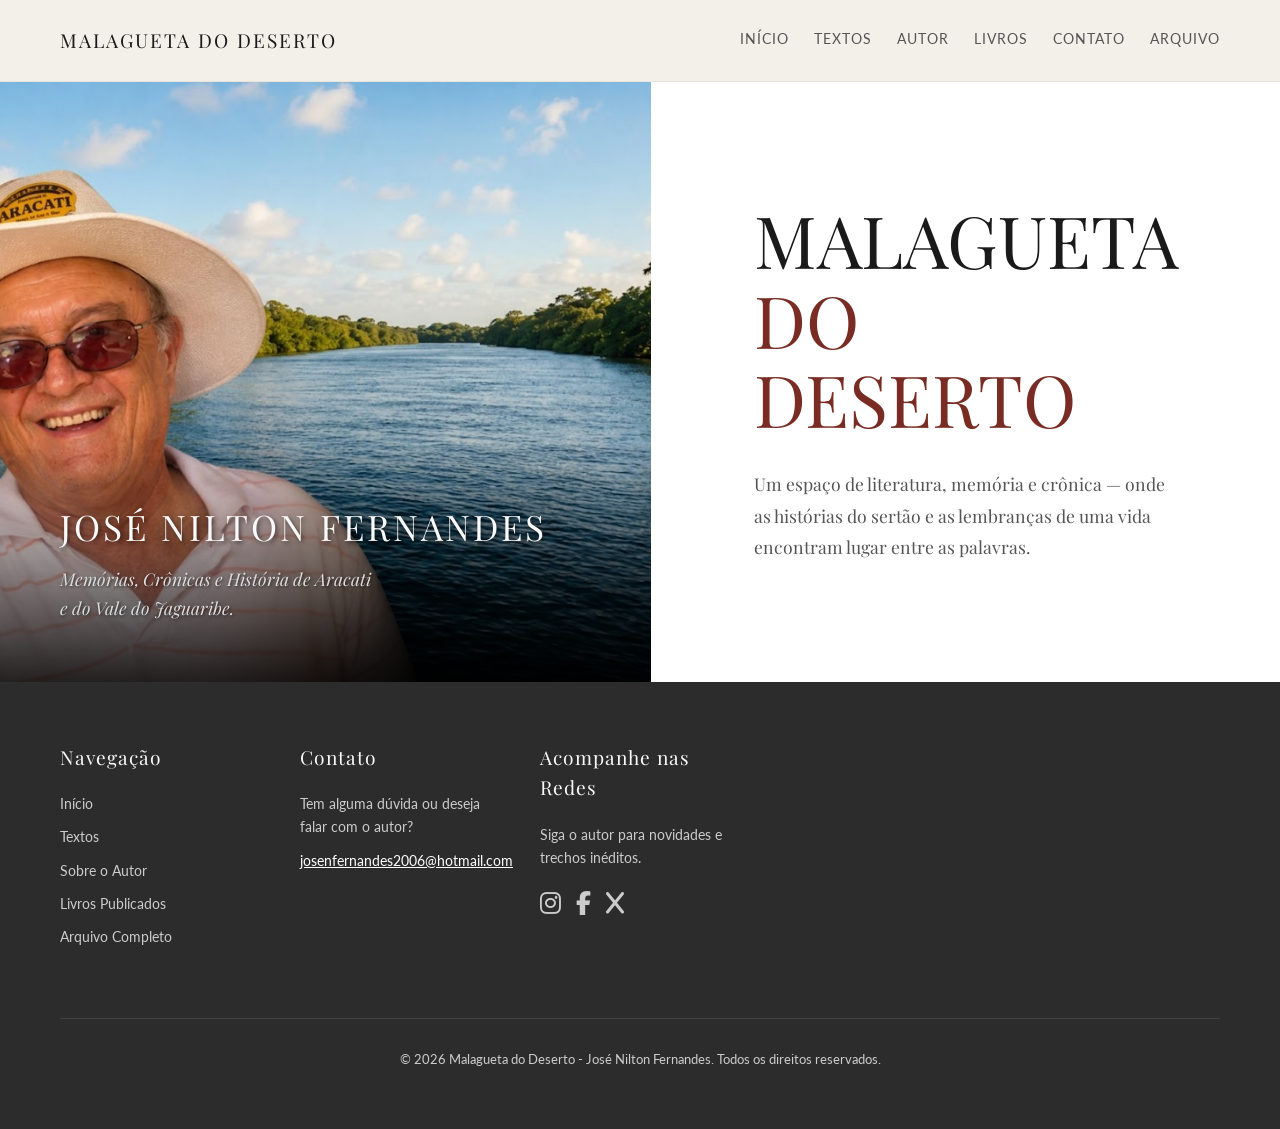
<file: index.html>
<!DOCTYPE html>
<html lang="pt-BR">
<head>
    <meta charset="UTF-8">
    <meta name="viewport" content="width=device-width, initial-scale=1.0">
    <title>Malagueta do Deserto</title>
    
    
    <link rel="preconnect" href="https://fonts.googleapis.com">
    <link rel="preconnect" href="https://fonts.gstatic.com" crossorigin>
    <link href="https://fonts.googleapis.com/css2?family=Playfair+Display:ital,wght@0,400;0,600;1,400&family=Lato:wght@300;400&display=swap" rel="stylesheet">
    
    
    <link rel="stylesheet" href="https://cdnjs.cloudflare.com/ajax/libs/font-awesome/6.4.0/css/all.min.css">
    
    
    <link rel="stylesheet" href="assets/css/style.css?v=2.0">
</head>
<body>

    
    <header>
        <div class="logo-header">MALAGUETA DO DESERTO</div>
        <nav>
            <a href="index.html">Início</a>
            <a href="textos.php">Textos</a>
            <a href="autor.html">Autor</a>
            <a href="livros.html">Livros</a>
            <a href="contato.html">Contato</a>
            <a href="arquivo.html">Arquivo</a>
        </nav>
    </header>

    
    <main>
        
        <section class="hero-image">
            <h2>JOSÉ NILTON FERNANDES</h2>
            <p>Memórias, Crônicas e História de Aracati<br>e do Vale do Jaguaribe.</p>
        </section>

        
        <section class="hero-text">
            <h1>
                MALAGUETA<br>
                <span class="accent">DO DESERTO</span>
            </h1>
            <p>Um espaço de literatura, memória e crônica — onde as histórias do sertão e as lembranças de uma vida encontram lugar entre as palavras.</p>
        </section>
    </main>

    
    <footer>
        <div class="footer-col">
            <h4>Navegação</h4>
            <ul>
                <li><a href="index.html">Início</a></li>
                <li><a href="textos.php">Textos</a></li>
                <li><a href="autor.html">Sobre o Autor</a></li>
                <li><a href="livros.html">Livros Publicados</a></li>
                <li><a href="arquivo.html">Arquivo Completo</a></li>
            </ul>
        </div>

        <div class="footer-col">
            <h4>Contato</h4>
            <p>Tem alguma dúvida ou deseja falar com o autor?</p>
            <p class="email-link">
                <a href="josenfernandes2006@hotmail.com">
                    josenfernandes2006@hotmail.com
                </a>
            </p>
        </div>

        <div class="footer-col">
            <h4>Acompanhe nas Redes</h4>
            <p>Siga o autor para novidades e trechos inéditos.</p>
            <div class="social-icons">
                <a href="https://www.instagram.com/joseniltonfernandes5/" target="_blank" title="Instagram"><i class="fa-brands fa-instagram"></i></a>
                <a href="https://www.facebook.com/josenilton.fernandes1?locale=pt_BR" target="_blank" title="Facebook"><i class="fa-brands fa-facebook-f"></i></a>
                <a href="https://x.com/joseniltonferna" target="_blank" title="X"><i class="fa-brands fa-x"></i></a>
            </div>
        </div>

        <div class="footer-bottom">
            &copy; 2026 Malagueta do Deserto - José Nilton Fernandes. Todos os direitos reservados.
        </div>
    </footer>

</body>
</html>
</file>
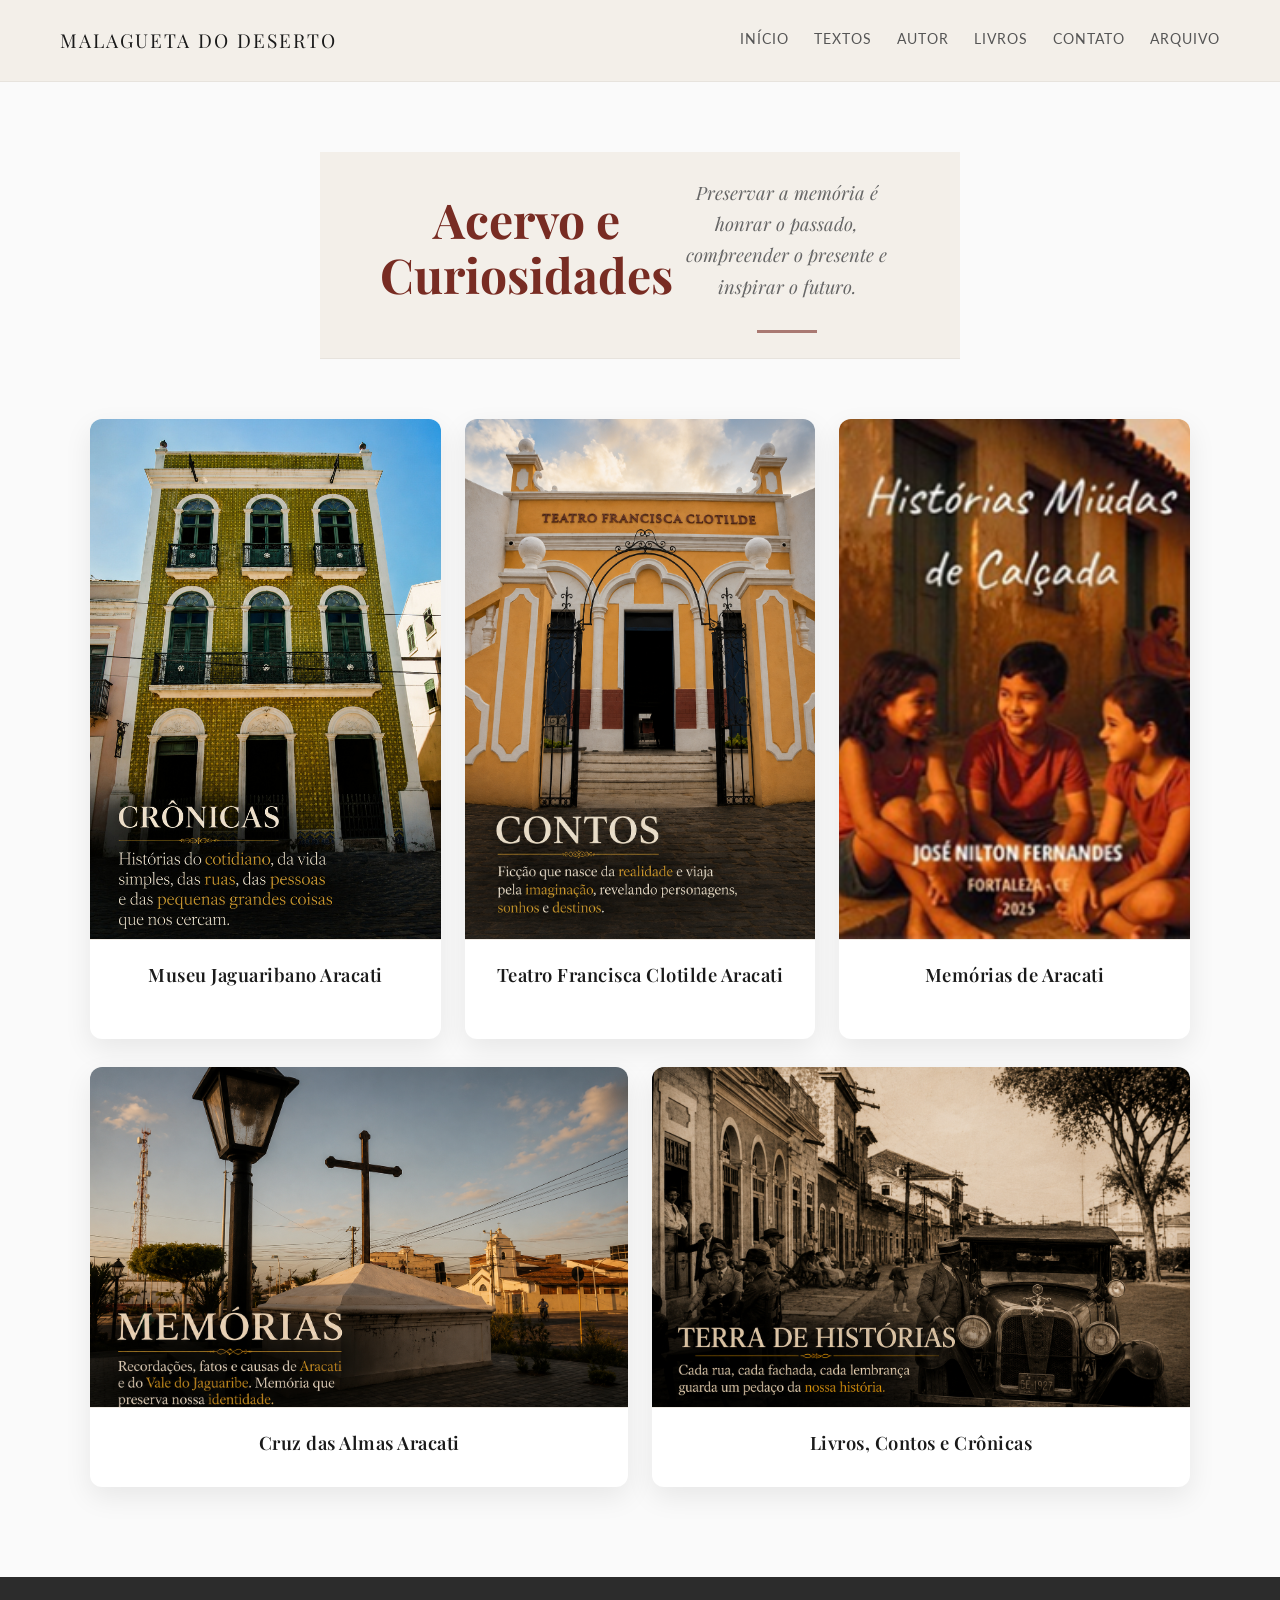
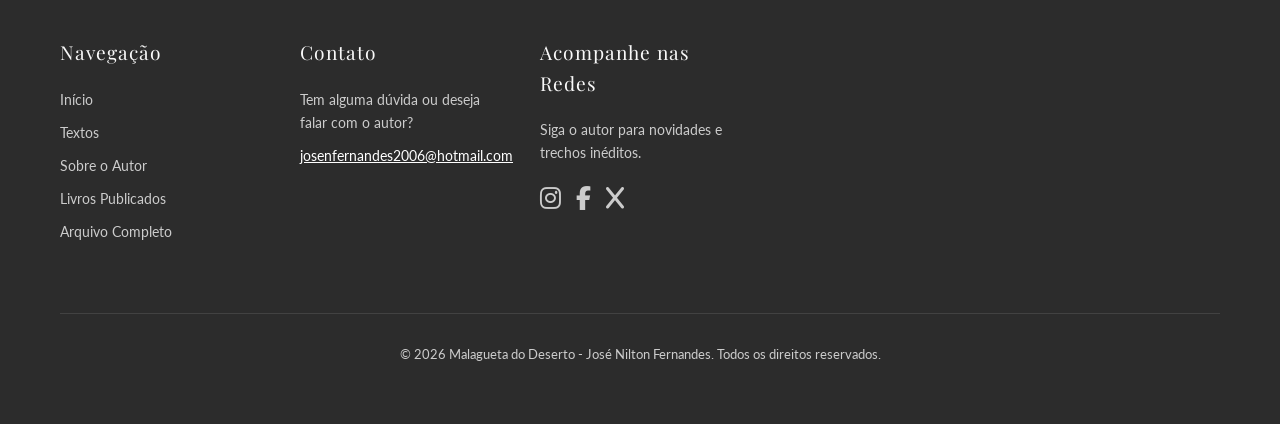
<file: arquivo.html>
<!DOCTYPE html>
<html lang="pt-BR">
<head>
    <meta charset="UTF-8">
    <meta name="viewport" content="width=device-width, initial-scale=1.0">
    <title>Arquivos</title>
    
    
    <link rel="preconnect" href="https://fonts.googleapis.com">
    <link rel="preconnect" href="https://fonts.gstatic.com" crossorigin>
    <link href="https://fonts.googleapis.com/css2?family=Playfair+Display:ital,wght@0,400;0,600;1,400&family=Lato:wght@300;400&display=swap" rel="stylesheet">
    
    
    <link rel="stylesheet" href="https://cdnjs.cloudflare.com/ajax/libs/font-awesome/6.4.0/css/all.min.css">
    
    
    <link rel="stylesheet" href="assets/css/style.css?v=2.0">
</head>
<body>

    
    <header>
        <div class="logo-header">MALAGUETA DO DESERTO</div>
        <nav>
            <a href="index.html">Início</a>
            <a href="textos.php">Textos</a>
            <a href="autor.html">Autor</a>
            <a href="livros.html">Livros</a>
            <a href="contato.html">Contato</a>
            <a href="arquivo.html">Arquivo</a>
        </nav>
    </header>
    
    <main class="museum-page">
        <div class="museum-container">
            <header class="museum-header">
                <h1>Acervo e Curiosidades</h1>
                <p>Preservar a memória é honrar o passado, compreender o presente e inspirar o futuro.</p>
            </header>

            <div class="museum-gallery">
                <div class="museum-gallery-row museum-gallery-row-top">
                    <figure class="museum-card museum-item">
                        <div class="museum-card-image">
                            <img src="assets/img/imagem1-museu.png" alt="Casarão antigo de azulejos verdes">
                        </div>
                        <figcaption class="museum-card-caption">
                            <h3>Museu Jaguaribano Aracati</h3>
                        </figcaption>
                    </figure>

                    <figure class="museum-card museum-item">
                        <div class="museum-card-image">
                            <img src="assets/img/imagem2-museu.png" alt="Curiosidade 2">
                        </div>
                        <figcaption class="museum-card-caption">
                            <h3>Teatro Francisca Clotilde Aracati</h3>
                        </figcaption>
                    </figure>

                    <figure class="museum-card museum-item">
                        <div class="museum-card-image">
                            <img src="assets/img/imagem5-museu.png" alt="Curiosidade 5">
                        </div>
                        <figcaption class="museum-card-caption">
                            <h3>Memórias de Aracati</h3>
                        </figcaption>
                    </figure>
                </div>

                <div class="museum-gallery-row museum-gallery-row-bottom">
                    <figure class="museum-card museum-item-wide">
                        <div class="museum-card-image">
                            <img src="assets/img/imagem3-museu.png" alt="Curiosidade 3">
                        </div>
                        <figcaption class="museum-card-caption">
                            <h3>Cruz das Almas Aracati</h3>
                        </figcaption>
                    </figure>

                    <figure class="museum-card museum-item-wide">
                        <div class="museum-card-image">
                            <img src="assets/img/imagem4-museu.png" alt="Curiosidade 4">
                        </div>
                        <figcaption class="museum-card-caption">
                            <h3>Livros, Contos e Crônicas</h3>
                        </figcaption>
                    </figure>
                </div>
            </div>
        </div>
    </main>

    <footer>
        <div class="footer-col">
            <h4>Navegação</h4>
            <ul>
                <li><a href="index.html">Início</a></li>
                <li><a href="textos.php">Textos</a></li>
                <li><a href="autor.html">Sobre o Autor</a></li>
                <li><a href="livros.html">Livros Publicados</a></li>
                <li><a href="arquivo.html">Arquivo Completo</a></li>
            </ul>
        </div>

        <div class="footer-col">
            <h4>Contato</h4>
            <p>Tem alguma dúvida ou deseja falar com o autor?</p>
            <p class="email-link">
                <a href="josenfernandes2006@hotmail.com">
                    josenfernandes2006@hotmail.com
                </a>
            </p>
        </div>

        <div class="footer-col">
            <h4>Acompanhe nas Redes</h4>
            <p>Siga o autor para novidades e trechos inéditos.</p>
            <div class="social-icons">
                <a href="https://www.instagram.com/joseniltonfernandes5/" target="_blank" title="Instagram"><i class="fa-brands fa-instagram"></i></a>
                <a href="https://www.facebook.com/josenilton.fernandes1?locale=pt_BR" target="_blank" title="Facebook"><i class="fa-brands fa-facebook-f"></i></a>
                <a href="https://x.com/joseniltonferna" target="_blank" title="X"><i class="fa-brands fa-x"></i></a>
            </div>
        </div>

        <div class="footer-bottom">
            &copy; 2026 Malagueta do Deserto - José Nilton Fernandes. Todos os direitos reservados.
        </div>
    </footer>

</body>
</html>
</file>
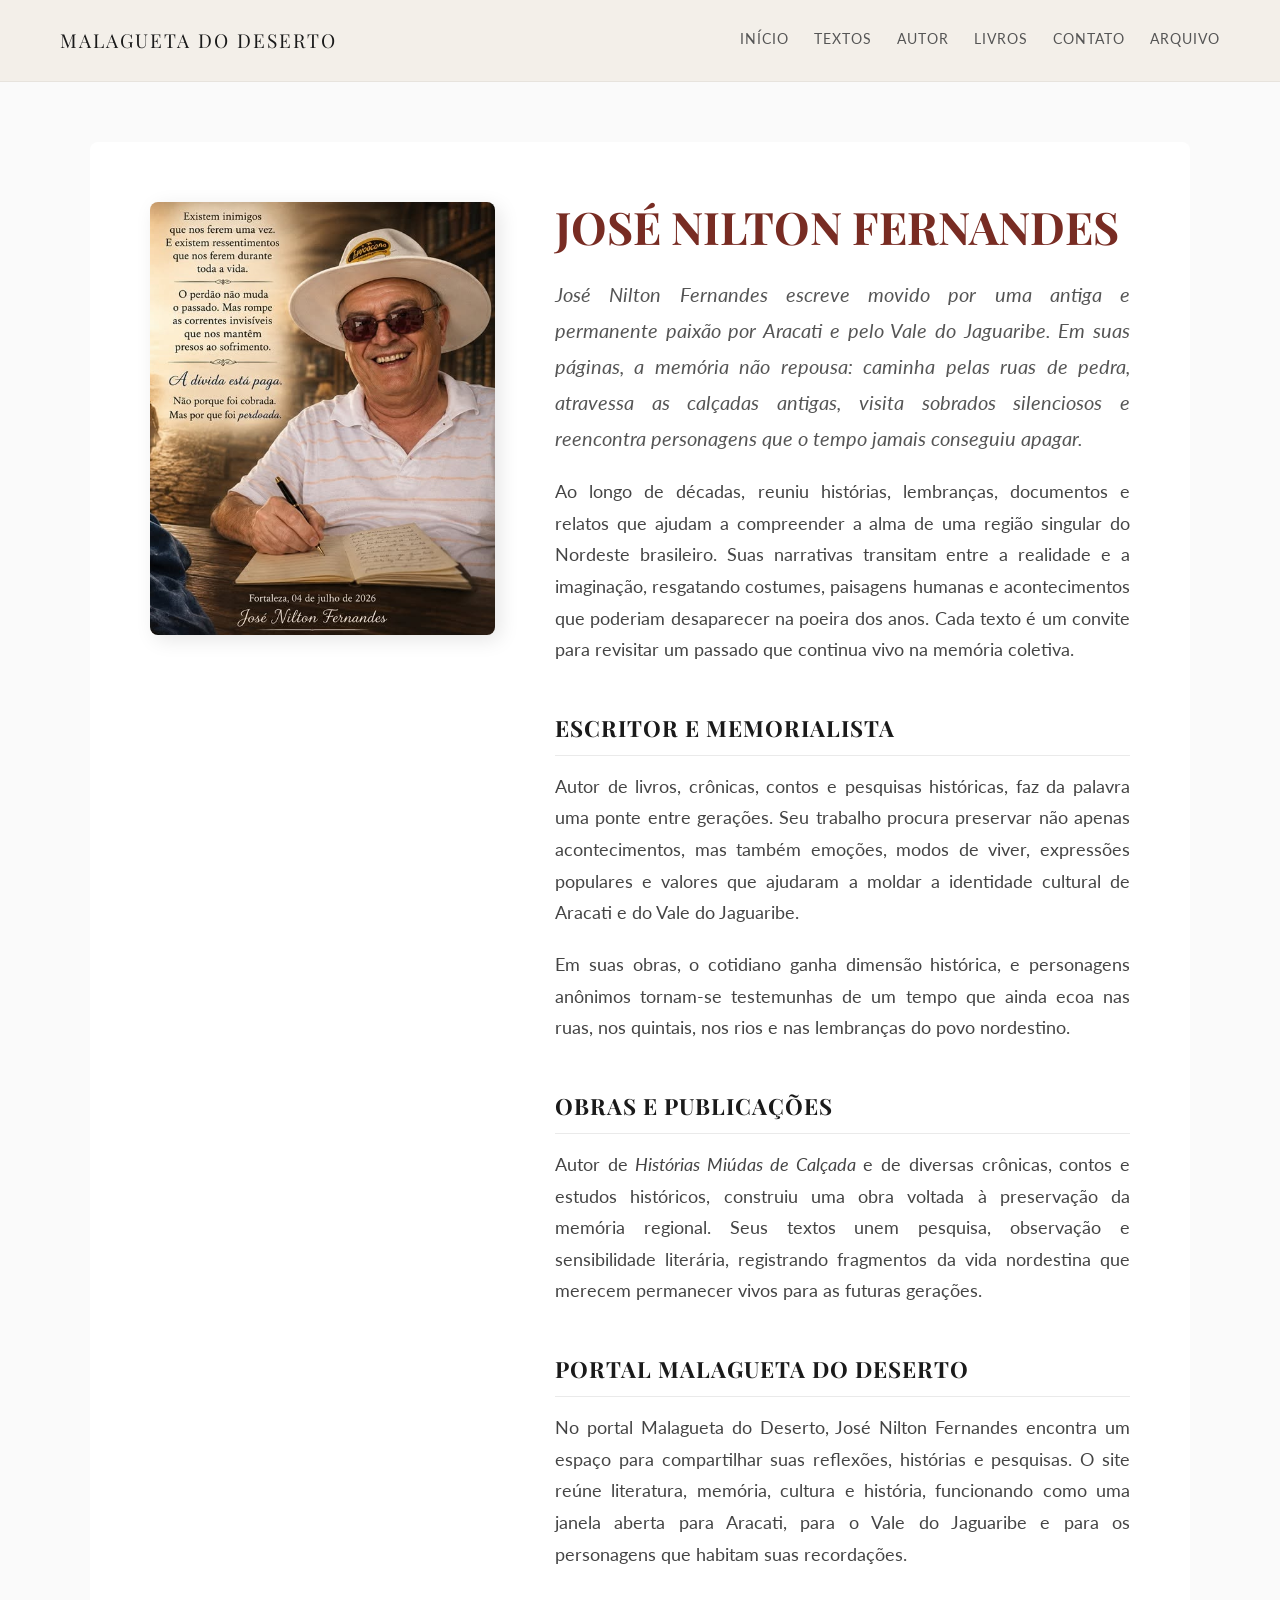
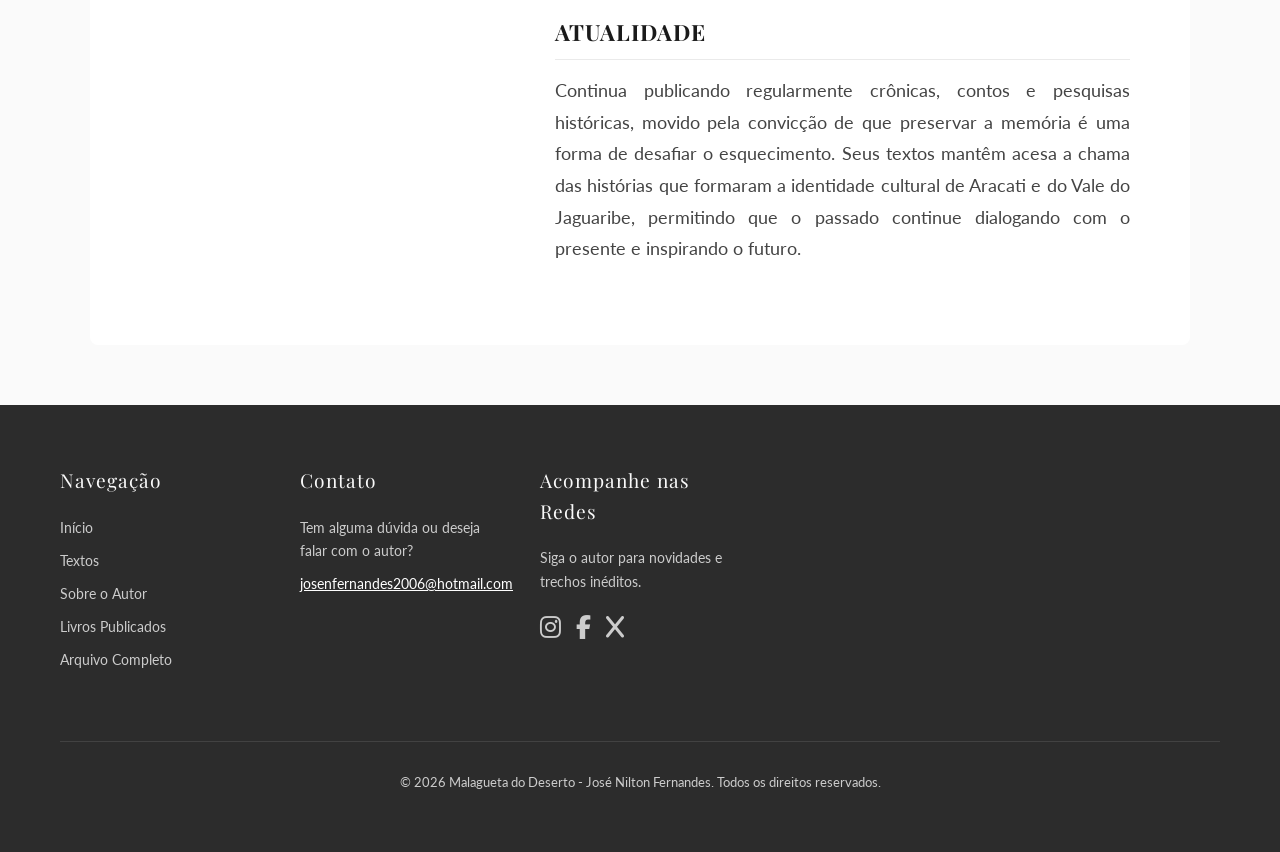
<file: autor.html>
<!DOCTYPE html>
<html lang="pt-BR">
<head>
    <meta charset="UTF-8">
    <meta name="viewport" content="width=device-width, initial-scale=1.0">
    <title>Autor</title>
    
    
    <link rel="preconnect" href="https://fonts.googleapis.com">
    <link rel="preconnect" href="https://fonts.gstatic.com" crossorigin>
    <link href="https://fonts.googleapis.com/css2?family=Playfair+Display:ital,wght@0,400;0,600;1,400&family=Lato:wght@300;400&display=swap" rel="stylesheet">
    
    
    <link rel="stylesheet" href="https://cdnjs.cloudflare.com/ajax/libs/font-awesome/6.4.0/css/all.min.css">
    
    
    <link rel="stylesheet" href="assets/css/style.css?v=2.0">
</head>
<body>

    
    <header>
        <div class="logo-header">MALAGUETA DO DESERTO</div>
        <nav>
            <a href="index.html">Início</a>
            <a href="textos.php">Textos</a>
            <a href="autor.html">Autor</a>
            <a href="livros.html">Livros</a>
            <a href="contato.html">Contato</a>
            <a href="arquivo.html">Arquivo</a>
        </nav>
    </header>
    
    <main class="author-page">
        <div class="author-container">
            
            
            <div class="author-image-wrapper">
                <img src="assets/img/autor-retrato.png" alt="Retrato de José Nilton Fernandes" class="author-photo">
            </div>

            
            <div class="author-bio">
                <h1>JOSÉ NILTON FERNANDES</h1>
                
                <p class="lead-text">José Nilton Fernandes escreve movido por uma antiga e permanente paixão por Aracati e pelo Vale do Jaguaribe. Em suas páginas, a memória não repousa: caminha pelas ruas de pedra, atravessa as calçadas antigas, visita sobrados silenciosos e reencontra personagens que o tempo jamais conseguiu apagar.</p>
                
                <p>Ao longo de décadas, reuniu histórias, lembranças, documentos e relatos que ajudam a compreender a alma de uma região singular do Nordeste brasileiro. Suas narrativas transitam entre a realidade e a imaginação, resgatando costumes, paisagens humanas e acontecimentos que poderiam desaparecer na poeira dos anos. Cada texto é um convite para revisitar um passado que continua vivo na memória coletiva.</p>

                <h2>ESCRITOR E MEMORIALISTA</h2>
                <p>Autor de livros, crônicas, contos e pesquisas históricas, faz da palavra uma ponte entre gerações. Seu trabalho procura preservar não apenas acontecimentos, mas também emoções, modos de viver, expressões populares e valores que ajudaram a moldar a identidade cultural de Aracati e do Vale do Jaguaribe.</p>
                <p>Em suas obras, o cotidiano ganha dimensão histórica, e personagens anônimos tornam-se testemunhas de um tempo que ainda ecoa nas ruas, nos quintais, nos rios e nas lembranças do povo nordestino.</p>

                <h2>OBRAS E PUBLICAÇÕES</h2>
                <p>Autor de <em>Histórias Miúdas de Calçada</em> e de diversas crônicas, contos e estudos históricos, construiu uma obra voltada à preservação da memória regional. Seus textos unem pesquisa, observação e sensibilidade literária, registrando fragmentos da vida nordestina que merecem permanecer vivos para as futuras gerações.</p>

                <h2>PORTAL MALAGUETA DO DESERTO</h2>
                <p>No portal Malagueta do Deserto, José Nilton Fernandes encontra um espaço para compartilhar suas reflexões, histórias e pesquisas. O site reúne literatura, memória, cultura e história, funcionando como uma janela aberta para Aracati, para o Vale do Jaguaribe e para os personagens que habitam suas recordações.</p>

                <h2>ATUALIDADE</h2>
                <p>Continua publicando regularmente crônicas, contos e pesquisas históricas, movido pela convicção de que preservar a memória é uma forma de desafiar o esquecimento. Seus textos mantêm acesa a chama das histórias que formaram a identidade cultural de Aracati e do Vale do Jaguaribe, permitindo que o passado continue dialogando com o presente e inspirando o futuro.</p>
            </div>

        </div>
    </main>

    <footer>
        <div class="footer-col">
            <h4>Navegação</h4>
            <ul>
                <li><a href="index.html">Início</a></li>
                <li><a href="textos.php">Textos</a></li>
                <li><a href="autor.html">Sobre o Autor</a></li>
                <li><a href="livros.html">Livros Publicados</a></li>
                <li><a href="arquivo.html">Arquivo Completo</a></li>
            </ul>
        </div>

        <div class="footer-col">
            <h4>Contato</h4>
            <p>Tem alguma dúvida ou deseja falar com o autor?</p>
            <p class="email-link">
                <a href="josenfernandes2006@hotmail.com">
                    josenfernandes2006@hotmail.com
                </a>
            </p>
        </div>

        <div class="footer-col">
            <h4>Acompanhe nas Redes</h4>
            <p>Siga o autor para novidades e trechos inéditos.</p>
            <div class="social-icons">
                <a href="https://www.instagram.com/joseniltonfernandes5/" target="_blank" title="Instagram"><i class="fa-brands fa-instagram"></i></a>
                <a href="https://www.facebook.com/josenilton.fernandes1?locale=pt_BR" target="_blank" title="Facebook"><i class="fa-brands fa-facebook-f"></i></a>
                <a href="https://x.com/joseniltonferna" target="_blank" title="X"><i class="fa-brands fa-x"></i></a>
            </div>
        </div>

        <div class="footer-bottom">
            &copy; 2026 Malagueta do Deserto - José Nilton Fernandes. Todos os direitos reservados.
        </div>
    </footer>

</body>
</html>
</file>
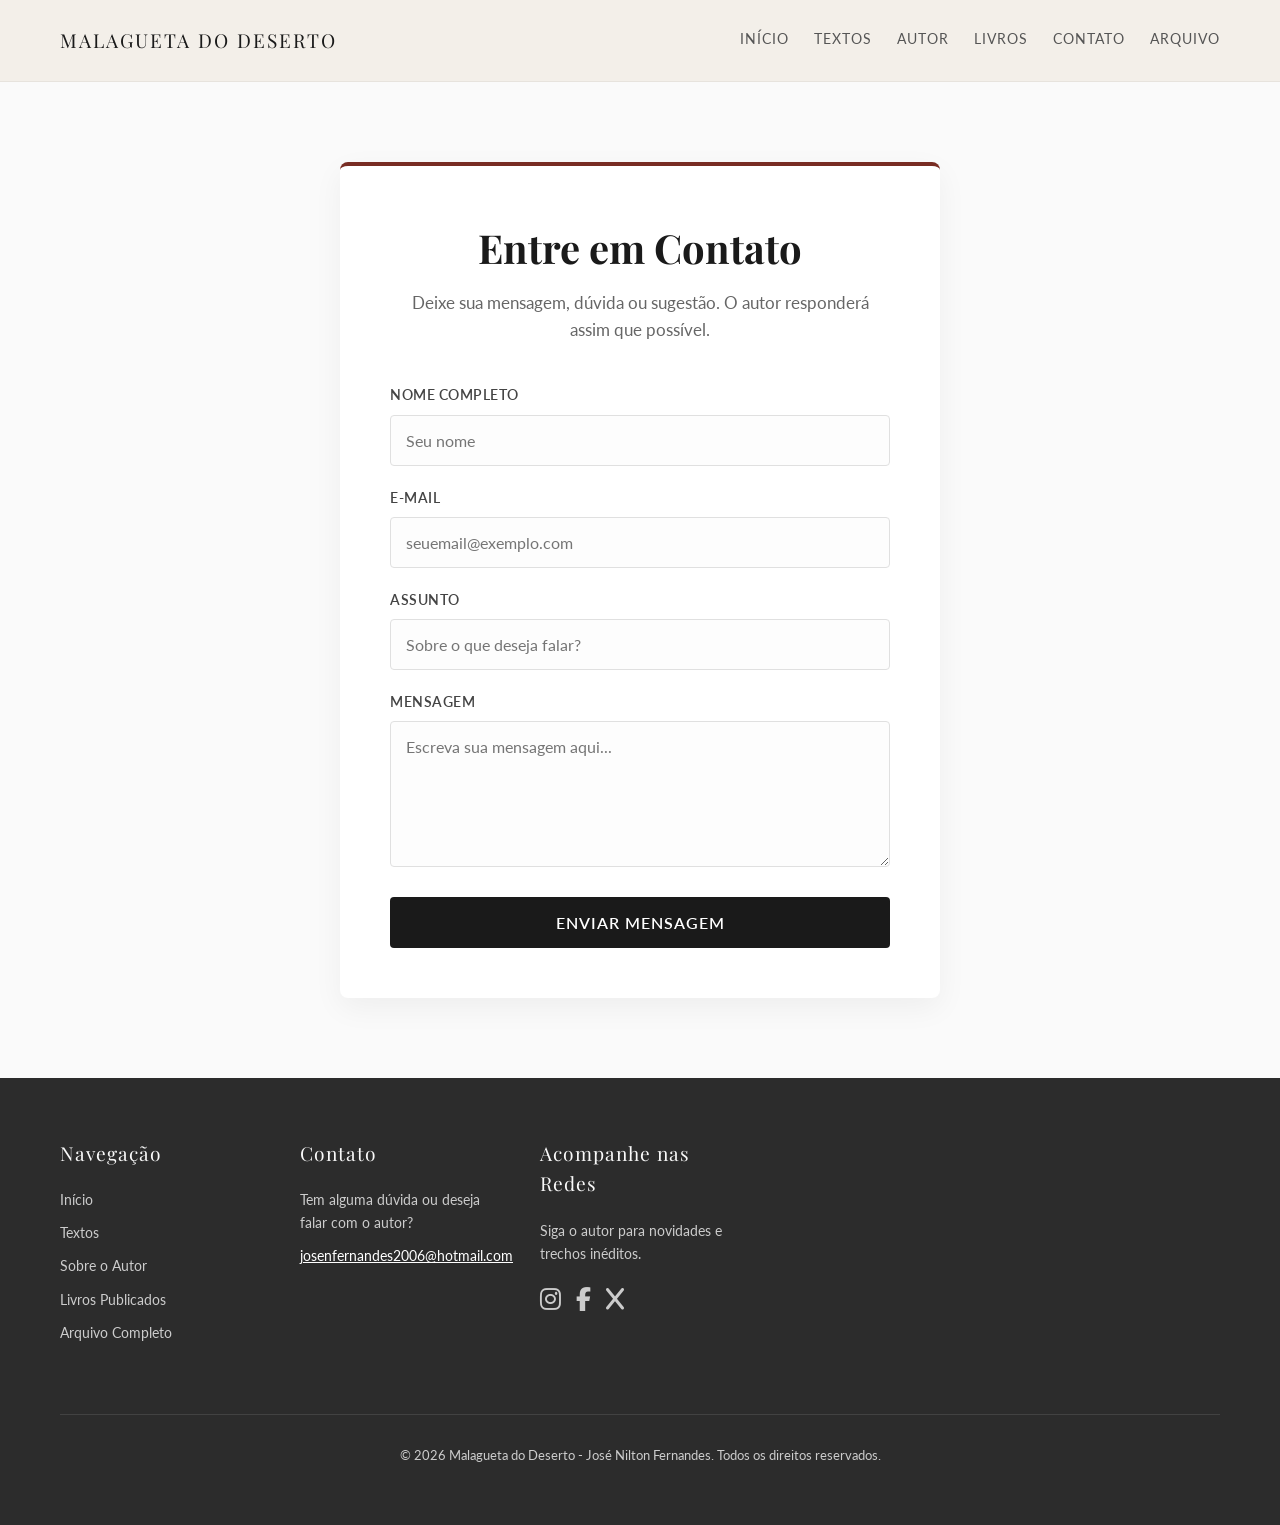
<file: contato.html>
<!DOCTYPE html>
<html lang="pt-BR">
<head>
    <meta charset="UTF-8">
    <meta name="viewport" content="width=device-width, initial-scale=1.0">
    <title>Contato</title>
    
    
    <link rel="preconnect" href="https://fonts.googleapis.com">
    <link rel="preconnect" href="https://fonts.gstatic.com" crossorigin>
    <link href="https://fonts.googleapis.com/css2?family=Playfair+Display:ital,wght@0,400;0,600;1,400&family=Lato:wght@300;400&display=swap" rel="stylesheet">
    
    
    <link rel="stylesheet" href="https://cdnjs.cloudflare.com/ajax/libs/font-awesome/6.4.0/css/all.min.css">
    
    
    <link rel="stylesheet" href="assets/css/style.css?v=2.0">
</head>
<body>

    
    <header>
        <div class="logo-header">MALAGUETA DO DESERTO</div>
        <nav>
            <a href="index.html">Início</a>
            <a href="textos.php">Textos</a>
            <a href="autor.html">Autor</a>
            <a href="livros.html">Livros</a>
            <a href="contato.html">Contato</a>
            <a href="arquivo.html">Arquivo</a>
        </nav>
    </header>
    
    <main class="contact-page">
        <div class="contact-container">
            <h1>Entre em Contato</h1>
            <p>Deixe sua mensagem, dúvida ou sugestão. O autor responderá assim que possível.</p>
            
            <form action="#" method="POST" class="contact-form">
                <div class="form-group">
                    <label for="nome">Nome Completo</label>
                    <input type="text" id="nome" name="nome" placeholder="Seu nome" required>
                </div>
                
                <div class="form-group">
                    <label for="email">E-mail</label>
                    <input type="email" id="email" name="email" placeholder="seuemail@exemplo.com" required>
                </div>
                
                <div class="form-group">
                    <label for="assunto">Assunto</label>
                    <input type="text" id="assunto" name="assunto" placeholder="Sobre o que deseja falar?" required>
                </div>
                
                <div class="form-group">
                    <label for="mensagem">Mensagem</label>
                    <textarea id="mensagem" name="mensagem" rows="6" placeholder="Escreva sua mensagem aqui..." required></textarea>
                </div>
                
                <button type="submit" class="btn-submit">Enviar Mensagem</button>
            </form>
        </div>
    </main>

    <footer>
        <div class="footer-col">
            <h4>Navegação</h4>
            <ul>
                <li><a href="index.html">Início</a></li>
                <li><a href="textos.php">Textos</a></li>
                <li><a href="autor.html">Sobre o Autor</a></li>
                <li><a href="livros.html">Livros Publicados</a></li>
                <li><a href="arquivo.html">Arquivo Completo</a></li>
            </ul>
        </div>

        <div class="footer-col">
            <h4>Contato</h4>
            <p>Tem alguma dúvida ou deseja falar com o autor?</p>
            <p class="email-link">
                <a href="josenfernandes2006@hotmail.com">
                    josenfernandes2006@hotmail.com
                </a>
            </p>
        </div>

        <div class="footer-col">
            <h4>Acompanhe nas Redes</h4>
            <p>Siga o autor para novidades e trechos inéditos.</p>
            <div class="social-icons">
                <a href="https://www.instagram.com/joseniltonfernandes5/" target="_blank" title="Instagram"><i class="fa-brands fa-instagram"></i></a>
                <a href="https://www.facebook.com/josenilton.fernandes1?locale=pt_BR" target="_blank" title="Facebook"><i class="fa-brands fa-facebook-f"></i></a>
                <a href="https://x.com/joseniltonferna" target="_blank" title="X"><i class="fa-brands fa-x"></i></a>
            </div>
        </div>

        <div class="footer-bottom">
            &copy; 2026 Malagueta do Deserto - José Nilton Fernandes. Todos os direitos reservados.
        </div>
    </footer>

</body>
</html>
</file>
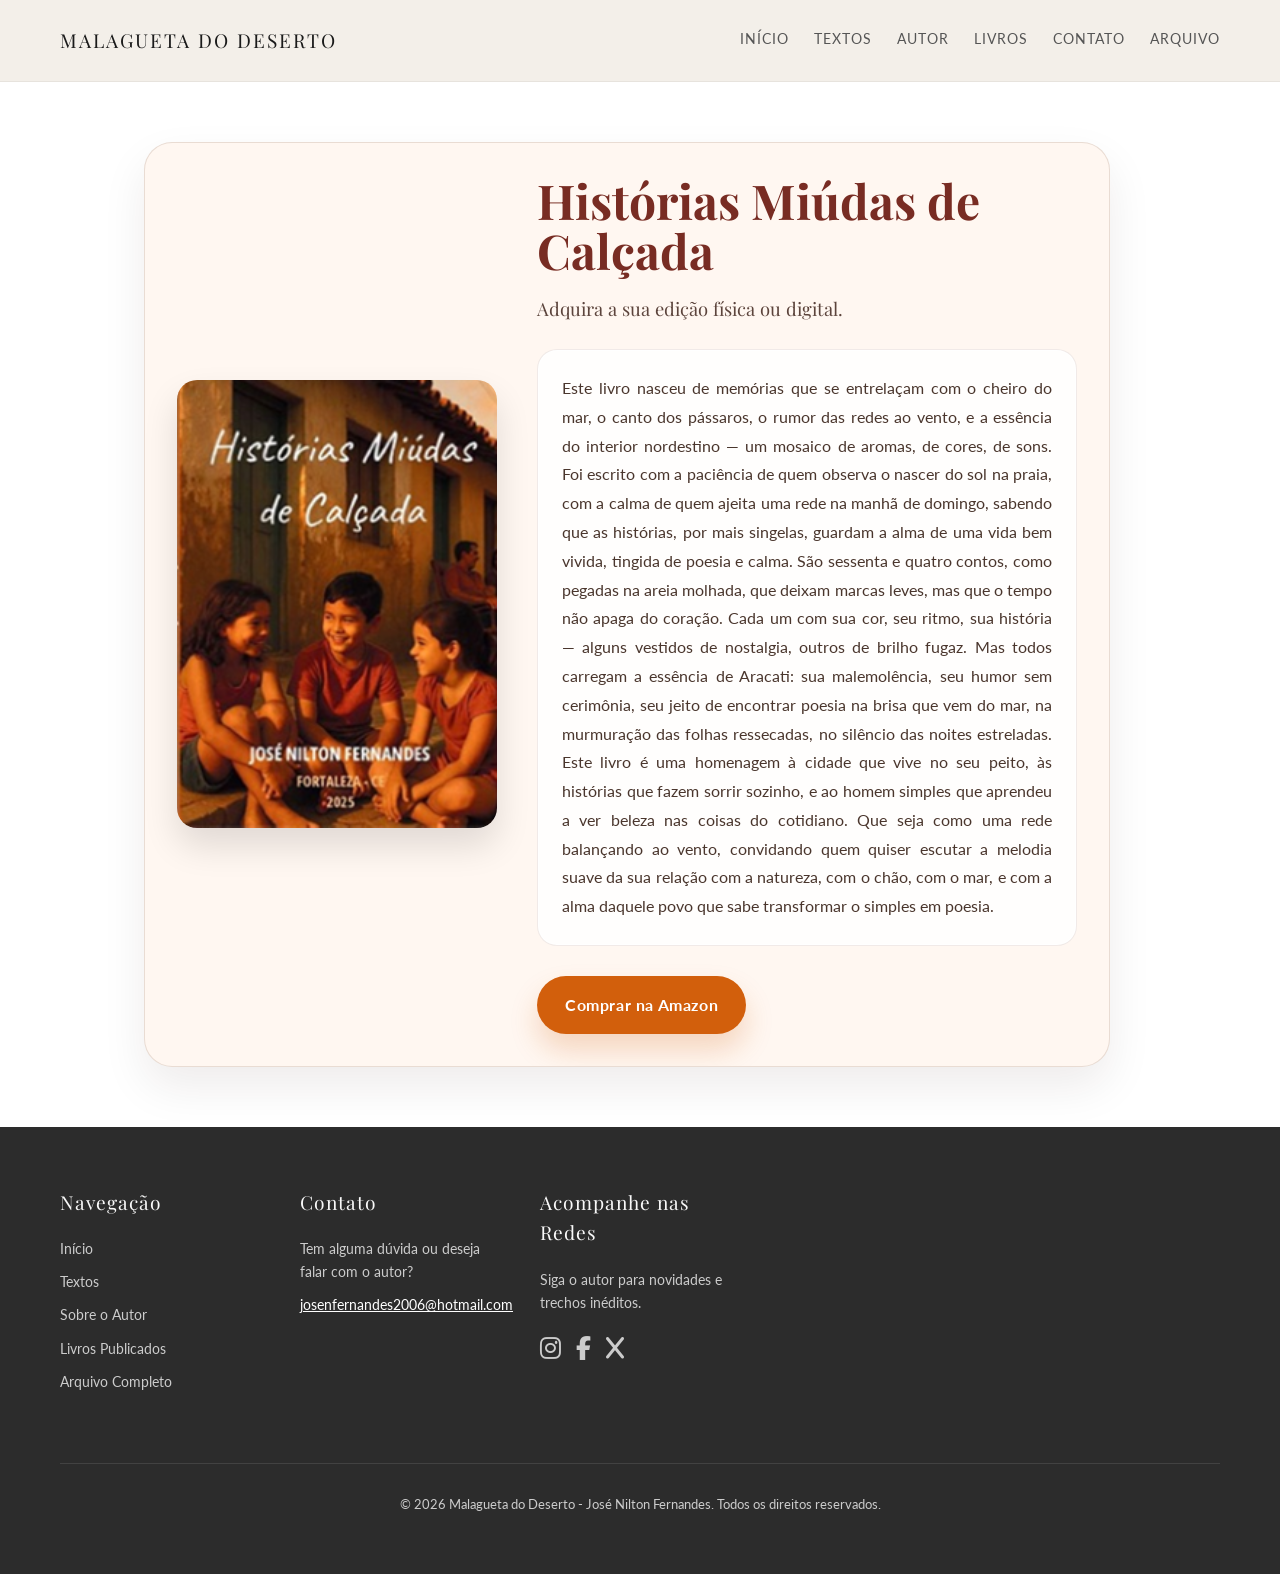
<file: livros.html>
<!DOCTYPE html>
<html lang="pt-BR">
<head>
    <meta charset="UTF-8">
    <meta name="viewport" content="width=device-width, initial-scale=1.0">
    <title>Livros</title>
    
    
    <link rel="preconnect" href="https://fonts.googleapis.com">
    <link rel="preconnect" href="https://fonts.gstatic.com" crossorigin>
    <link href="https://fonts.googleapis.com/css2?family=Playfair+Display:ital,wght@0,400;0,600;1,400&family=Lato:wght@300;400&display=swap" rel="stylesheet">
    
    
    <link rel="stylesheet" href="https://cdnjs.cloudflare.com/ajax/libs/font-awesome/6.4.0/css/all.min.css">
    
    
    <link rel="stylesheet" href="assets/css/style.css?v=2.0">
</head>
<body>

    
    <header>
        <div class="logo-header">MALAGUETA DO DESERTO</div>
        <nav>
            <a href="index.html">Início</a>
            <a href="textos.php">Textos</a>
            <a href="autor.html">Autor</a>
            <a href="livros.html">Livros</a>
            <a href="contato.html">Contato</a>
            <a href="arquivo.html">Arquivo</a>
        </nav>
    </header>

    <main class="livro-destaque">
        <div class="livro-destaque-card">
            <a href="https://www.amazon.com.br/HIST%C3%93RIAS-MI%C3%9ADAS-CAL%C3%87ADA-JOSE-FERNANDES-ebook/dp/B0GNPDYQJ5?__mk_pt_BR=%C3%85M%C3%85%C5%BD%C3%95%C3%91&crid=ZDL2HH89CSYU&dib=eyJ2IjoiMSJ9.[base64].oIpRj8hozJ-Q_AzkEvr5pLJn_xHZ6fJrlhOs43ha4Yk&dib_tag=se&keywords=hist%C3%B3rias+mi%C3%BAdas&qid=1784736874&sprefix=hist%C3%B3rias+mi%C3%BAdas%2Caps%2C258&sr=8-3" target="_blank" class="livro-capa-link">
                <img src="assets/img/imagem5-museu.png" alt="Histórias Miúdas de Calçada" class="livro-capa">
            </a>
            <div class="livro-detalhes">
                <h1>Histórias Miúdas de Calçada</h1>
                <p class="livro-subtitulo">Adquira a sua edição física ou digital.</p>
                <div class="livro-resumo">
                    <p>Este livro nasceu de memórias que se entrelaçam com o cheiro do mar, o canto dos pássaros, o rumor das redes ao vento, e a essência do interior nordestino — um mosaico de aromas, de cores, de sons. Foi escrito com a paciência de quem observa o nascer do sol na praia, com a calma de quem ajeita uma rede na manhã de domingo, sabendo que as histórias, por mais singelas, guardam a alma de uma vida bem vivida, tingida de poesia e calma. São sessenta e quatro contos, como pegadas na areia molhada, que deixam marcas leves, mas que o tempo não apaga do coração. Cada um com sua cor, seu ritmo, sua história — alguns vestidos de nostalgia, outros de brilho fugaz. Mas todos carregam a essência de Aracati: sua malemolência, seu humor sem cerimônia, seu jeito de encontrar poesia na brisa que vem do mar, na murmuração das folhas ressecadas, no silêncio das noites estreladas. Este livro é uma homenagem à cidade que vive no seu peito, às histórias que fazem sorrir sozinho, e ao homem simples que aprendeu a ver beleza nas coisas do cotidiano. Que seja como uma rede balançando ao vento, convidando quem quiser escutar a melodia suave da sua relação com a natureza, com o chão, com o mar, e com a alma daquele povo que sabe transformar o simples em poesia.</p>
                </div>
                <a href="https://www.amazon.com.br/HIST%C3%93RIAS-MI%C3%9ADAS-CAL%C3%87ADA-JOSE-FERNANDES-ebook/dp/B0GNPDYQJ5?__mk_pt_BR=%C3%85M%C3%85%C5%BD%C3%95%C3%91&crid=ZDL2HH89CSYU&dib=eyJ2IjoiMSJ9.[base64].oIpRj8hozJ-Q_AzkEvr5pLJn_xHZ6fJrlhOs43ha4Yk&dib_tag=se&keywords=hist%C3%B3rias+mi%C3%BAdas&qid=1784736874&sprefix=hist%C3%B3rias+mi%C3%BAdas%2Caps%2C258&sr=8-3" target="_blank" class="btn-amazon">Comprar na Amazon</a>
            </div>
        </div>
    </main>

    <footer>
        <div class="footer-col">
            <h4>Navegação</h4>
            <ul>
                <li><a href="index.html">Início</a></li>
                <li><a href="textos.php">Textos</a></li>
                <li><a href="autor.html">Sobre o Autor</a></li>
                <li><a href="livros.html">Livros Publicados</a></li>
                <li><a href="arquivo.html">Arquivo Completo</a></li>
            </ul>
        </div>

        <div class="footer-col">
            <h4>Contato</h4>
            <p>Tem alguma dúvida ou deseja falar com o autor?</p>
            <p class="email-link">
                <a href="josenfernandes2006@hotmail.com">
                    josenfernandes2006@hotmail.com
                </a>
            </p>
        </div>

        <div class="footer-col">
            <h4>Acompanhe nas Redes</h4>
            <p>Siga o autor para novidades e trechos inéditos.</p>
            <div class="social-icons">
                <a href="https://www.instagram.com/joseniltonfernandes5/" target="_blank" title="Instagram"><i class="fa-brands fa-instagram"></i></a>
                <a href="https://www.facebook.com/josenilton.fernandes1?locale=pt_BR" target="_blank" title="Facebook"><i class="fa-brands fa-facebook-f"></i></a>
                <a href="https://x.com/joseniltonferna" target="_blank" title="X"><i class="fa-brands fa-x"></i></a>
            </div>
        </div>

        <div class="footer-bottom">
            &copy; 2026 Malagueta do Deserto - José Nilton Fernandes. Todos os direitos reservados.
        </div>
    </footer>

</body>
</html>
</file>
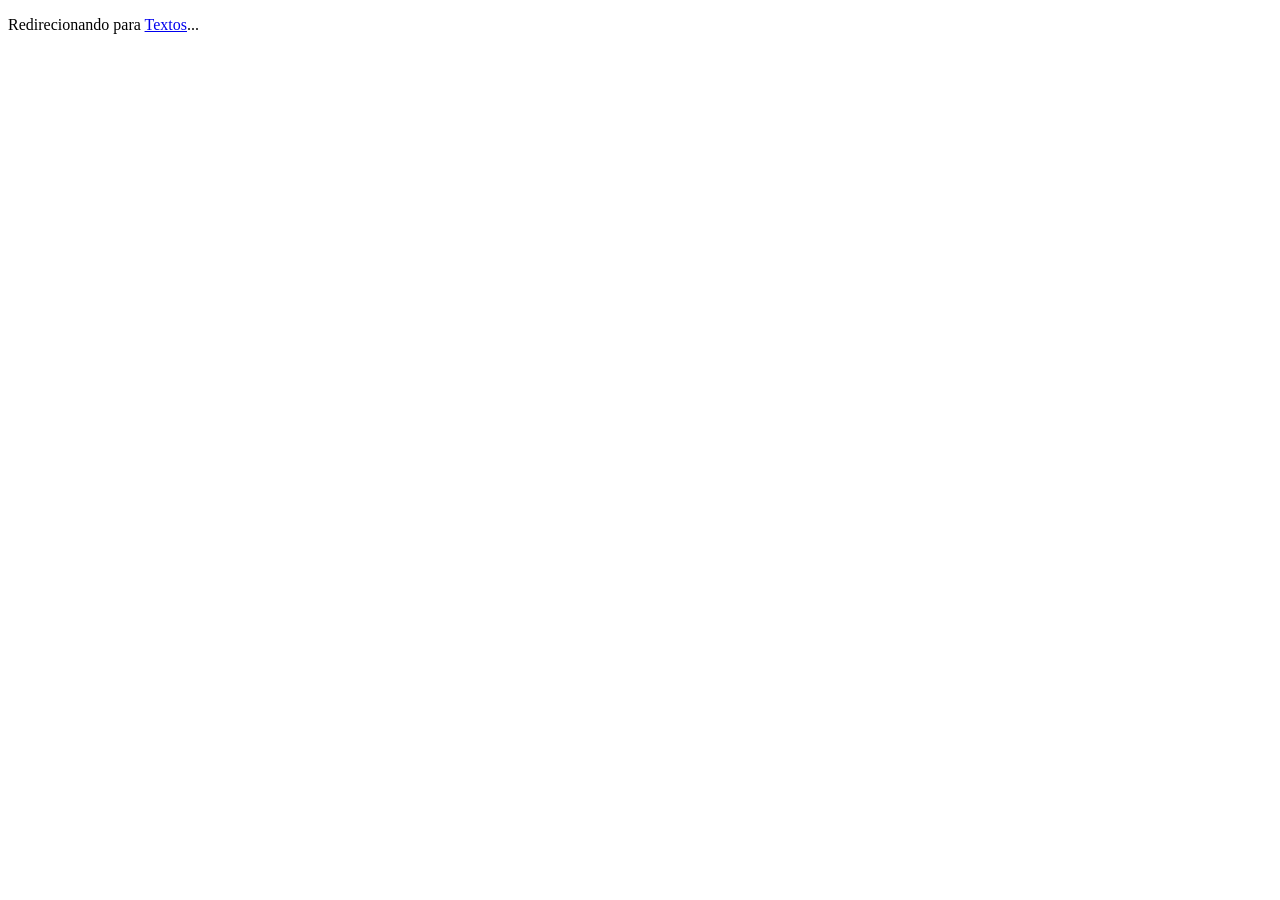
<file: textos.html>
<!DOCTYPE html>
<html lang="pt-BR">
<head>
    <meta charset="UTF-8">
    <meta http-equiv="refresh" content="0;url=textos.php">
    <title>Redirecionando...</title>
</head>
<body>
    <p>Redirecionando para <a href="textos.php">Textos</a>...</p>
</body>
</html>
</file>
<file: assets/css/style.css>
:root {
    --bg-header: #f3efe9; 
    --text-dark: #1a1a1a;
    --text-accent: #782c23; 
    --bg-footer: #2c2c2c; 
    --text-light: #f9f9f9;
    --font-serif: 'Playfair Display', serif;
    --font-sans: 'Lato', sans-serif;
}

* {
    margin: 0;
    padding: 0;
    box-sizing: border-box;
}

body {
    font-family: var(--font-sans);
    color: var(--text-dark);
    background-color: #ffffff;
    line-height: 1.6;
}

img {
    max-width: 100%;
    height: auto;
    display: block;
}

header {
    background-color: var(--bg-header);
    padding: 25px 60px;
    display: flex;
    justify-content: space-between;
    align-items: center;
    border-bottom: 1px solid rgba(0,0,0,0.05);
}

.logo-header {
    font-family: var(--font-serif);
    font-size: 1.2rem;
    letter-spacing: 2px;
    color: var(--text-dark);
}

nav {
    display: flex;
    gap: 25px;
}

nav a {
    text-decoration: none;
    color: #555;
    font-size: 0.85rem;
    text-transform: uppercase;
    letter-spacing: 1px;
    transition: color 0.3s;
}

nav a:hover {
    color: var(--text-accent);
}


main {
    display: flex;
    flex-wrap: wrap;
    min-height: 600px;
    height: auto;
}

.livro-destaque {
    max-width: 1120px;
    margin: 60px auto;
    padding: 0 5%;
}

.livro-destaque-card {
    display: flex;
    align-items: center;
    gap: 40px;
    background: #fff7f1;
    border: 1px solid rgba(136, 93, 73, 0.18);
    border-radius: 28px;
    box-shadow: 0 20px 45px rgba(35, 18, 14, 0.08);
    overflow: hidden;
    padding: 32px;
}

.livro-capa-link {
    flex: 0 0 320px;
    display: block;
}

.livro-capa {
    width: 100%;
    height: auto;
    border-radius: 20px;
    object-fit: cover;
    box-shadow: 0 18px 35px rgba(0, 0, 0, 0.12);
}

.livro-detalhes {
    max-width: 640px;
}

.livro-resumo {
    background: rgba(255, 255, 255, 0.85);
    border: 1px solid rgba(136, 93, 73, 0.12);
    border-radius: 20px;
    padding: 24px;
    margin: 18px 0 30px;
    box-shadow: inset 0 0 0 1px rgba(255,255,255,0.8);
}

.livro-resumo p {
    font-family: var(--font-sans);
    font-size: 1rem;
    color: #4a362d;
    line-height: 1.8;
    text-align: justify;
    text-justify: inter-word;
}

.livro-destaque h1 {
    font-family: var(--font-serif);
    font-size: 3rem;
    line-height: 1.05;
    margin-bottom: 18px;
    color: var(--text-accent);
}

.livro-subtitulo {
    font-family: var(--font-serif);
    font-size: 1.15rem;
    color: #5c443c;
    margin-bottom: 26px;
}

.btn-amazon {
    display: inline-block;
    background-color: #d25f0c;
    color: #fff;
    text-decoration: none;
    padding: 16px 28px;
    border-radius: 999px;
    font-weight: 700;
    letter-spacing: 0.6px;
    transition: transform 0.2s ease, box-shadow 0.2s ease, background-color 0.2s ease;
    box-shadow: 0 16px 28px rgba(210, 95, 12, 0.22);
}

.btn-amazon:hover {
    background-color: #bf4f08;
    transform: translateY(-2px);
    box-shadow: 0 20px 30px rgba(210, 95, 12, 0.3);
}

@media (max-width: 980px) {
    .livro-destaque-card {
        flex-direction: column;
        text-align: center;
        padding: 28px;
    }

    .livro-capa-link {
        width: 100%;
        max-width: 420px;
        margin: 0 auto;
    }

    .livro-detalhes {
        max-width: 100%;
    }
}

@media (max-width: 640px) {
    .livro-destaque {
        margin: 40px auto;
        padding: 0 4%;
    }

    .livro-destaque-card {
        gap: 22px;
        padding: 24px;
    }

    .livro-destaque h1 {
        font-size: 2.35rem;
    }

    .btn-amazon {
        width: 100%;
        text-align: center;
    }
}


.hero-image {
    flex: 1.4;
    min-height: 420px;
    background: linear-gradient(to top, rgba(0, 0, 0, 0.85) 0%, rgba(0, 0, 0, 0) 40%), 
                url('../img/foto-autor.jpg') center center/cover no-repeat;

    position: relative;
    display: flex;
    flex-direction: column;
    justify-content: flex-end;
    padding: 60px;
    color: var(--text-light);
}

.hero-image h2 {
    font-family: var(--font-serif);
    font-size: 2.2rem;
    font-weight: 400;
    letter-spacing: 3px;
    margin-bottom: 10px;
    text-shadow: 2px 2px 4px rgba(0,0,0,0.5);
}

.hero-image p {
    font-family: var(--font-serif);
    font-style: italic;
    font-size: 1.1rem;
    color: #ddd;
    max-width: 400px;
    text-shadow: 1px 1px 3px rgba(0,0,0,0.6);
}


.hero-text {
    flex: 1; 
    display: flex;
    flex-direction: column;
    justify-content: center;
    
    padding: 5% 8%; 
    background-color: #ffffff;
}

.hero-text h1 {
    font-family: var(--font-serif);
    font-size: 4.5rem;
    line-height: 1.1;
    font-weight: 400;
    margin-bottom: 30px;
}

.hero-text h1 .accent {
    color: var(--text-accent);
    display: block;
}

.hero-text p {
    font-family: var(--font-serif);
    font-size: 1.1rem;
    color: #555;
    max-width: 450px;
    line-height: 1.8;
}


footer {
    background-color: var(--bg-footer);
    color: #ccc;
    padding: 60px;
    display: grid;
    grid-template-columns: repeat(auto-fit, minmax(200px, 1fr));
    gap: 40px;
    font-size: 0.9rem;
}

.footer-col h4 {
    font-family: var(--font-serif);
    color: var(--text-light);
    font-size: 1.2rem;
    margin-bottom: 20px;
    font-weight: 400;
    letter-spacing: 1px;
}

.footer-col ul {
    list-style: none;
}

.footer-col ul li {
    margin-bottom: 10px;
}

.footer-col ul li a {
    color: #ccc;
    text-decoration: none;
    transition: color 0.3s;
}

.footer-col ul li a:hover {
    color: var(--text-light);
}

.email-link {
    margin-top: 10px;
}

.email-link a {
    color: #fff;
    text-decoration: underline;
    transition: color 0.3s;
}

.email-link a:hover {
    color: var(--text-accent);
}

.social-icons {
    display: flex;
    gap: 15px;
    margin-top: 15px;
}

.social-icons a {
    color: #ccc;
    font-size: 1.5rem;
    transition: color 0.3s, transform 0.3s;
}

.social-icons a:hover {
    color: var(--text-light);
    transform: translateY(-3px); 
}

.footer-bottom {
    grid-column: 1 / -1;
    text-align: center;
    padding-top: 30px;
    border-top: 1px solid rgba(255,255,255,0.1);
    margin-top: 20px;
    font-size: 0.8rem;
}

.contact-page {
    background-color: #fafafa; 
    padding: 80px 20px;
    display: flex;
    justify-content: center;
    align-items: flex-start;
    min-height: calc(100vh - 80px); 
    height: auto;
}

.contact-container {
    background-color: #ffffff;
    padding: 50px;
    border-radius: 8px;
    box-shadow: 0 10px 30px rgba(0,0,0,0.05); 
    max-width: 600px;
    width: 100%;
    border-top: 4px solid var(--text-accent); 
}

.contact-container h1 {
    font-family: var(--font-serif);
    font-size: 2.5rem;
    color: var(--text-dark);
    margin-bottom: 10px;
    text-align: center;
}

.contact-container p {
    text-align: center;
    color: #666;
    margin-bottom: 40px;
    font-size: 1.05rem;
}

.contact-form {
    display: flex;
    flex-direction: column;
    gap: 20px;
}

.form-group {
    display: flex;
    flex-direction: column;
}

.form-group label {
    font-weight: 600;
    margin-bottom: 8px;
    color: #444;
    font-size: 0.9rem;
    text-transform: uppercase;
    letter-spacing: 0.5px;
}

.form-group input,
.form-group textarea {
    padding: 15px;
    border: 1px solid #e0e0e0;
    border-radius: 4px;
    font-family: var(--font-sans);
    font-size: 1rem;
    background-color: #fdfdfd;
    transition: all 0.3s ease;
}


.form-group input:focus,
.form-group textarea:focus {
    outline: none;
    border-color: var(--text-accent);
    background-color: #fff;
    box-shadow: 0 0 0 3px rgba(120, 44, 35, 0.1);
}

.btn-submit {
    background-color: var(--text-dark);
    color: #fff;
    border: none;
    padding: 16px;
    font-family: var(--font-sans);
    font-size: 1rem;
    font-weight: 600;
    text-transform: uppercase;
    letter-spacing: 1px;
    cursor: pointer;
    border-radius: 4px;
    margin-top: 10px;
    transition: background-color 0.3s;
}

.btn-submit:hover {
    background-color: var(--text-accent);
}

.author-page {
    background-color: #fafafa;
    padding: 60px 5%;
    display: flex;
    justify-content: center;
    min-height: calc(100vh - 80px);
    height: auto;
}

.author-container {
    display: flex;
    gap: 60px;
    max-width: 1100px;
    width: 100%;
    background-color: #ffffff;
    padding: 60px;
    border-radius: 8px;
    box-shadow: 0 10px 30px rgba(247, 246, 246, 0.05);
}

.author-image-wrapper {
    flex: 1.2;
    max-width: 500px;
}

.author-photo {
    width: 100%;
    height: auto;
    border-radius: 8px;
    box-shadow: 5px 5px 20px rgba(0,0,0,0.1);
    position: relative;
    top: auto;
}

.author-bio {
    flex: 2;
    color: #444;
}

.author-bio h1 {
    font-family: var(--font-serif);
    font-size: 2.8rem;
    color: var(--text-accent);
    margin-bottom: 25px;
    line-height: 1.1;
}

.author-bio h2 {
    font-family: var(--font-serif);
    font-size: 1.4rem;
    color: var(--text-dark);
    margin-top: 45px;
    margin-bottom: 15px;
    border-bottom: 1px solid #eaeaea;
    padding-bottom: 8px;
    letter-spacing: 1px;
}

.author-bio p {
    margin-bottom: 20px;
    font-size: 1.1rem;
    line-height: 1.8;
    text-align: justify;
}

.author-bio .lead-text {
    font-size: 1.25rem;
    font-style: italic;
    color: #555;
}

.painel-page {
    display: flex;
    justify-content: center;
    align-items: flex-start; 
    padding: 60px 20px;
    min-height: calc(100vh - 80px);
    background-color: var(--bg-header); 
}

.painel-container {
    background-color: #ffffff;
    padding: 50px 60px; 
    border-radius: 12px;
    box-shadow: 0 15px 40px rgba(0,0,0,0.08); 
    max-width: 800px;
    width: 100%;
    margin: 0 auto; 
    border-top: 5px solid var(--text-accent); 
}

.painel-container h1 {
    font-family: var(--font-serif);
    font-size: 2.8rem;
    color: var(--text-accent);
    text-align: center;
    margin-bottom: 15px;
}

.painel-container p {
    text-align: center;
    font-size: 1.15rem;
    color: #666;
    margin-bottom: 40px;
    line-height: 1.6;
}

.form-escrita {
    display: flex;
    flex-direction: column;
    gap: 35px;
}

.form-group-large label {
    display: block;
    font-size: 1.2rem;
    font-family: var(--font-serif); 
    font-weight: 600;
    color: #444;
    margin-bottom: 12px;
    letter-spacing: 0.5px;
}

.form-group-large input,
.form-group-large textarea {
    width: 100%;
    padding: 20px;
    font-size: 1.25rem;
    font-family: var(--font-sans);
    border: 1px solid #dcdcdc;
    border-radius: 8px;
    background-color: #fafafa;
    transition: all 0.3s ease;
    box-shadow: inset 0 2px 4px rgba(0,0,0,0.02);
}


.form-group-large input:focus,
.form-group-large textarea:focus {
    outline: none;
    border-color: var(--text-accent);
    background-color: #fff;
    box-shadow: 0 0 0 4px rgba(120, 44, 35, 0.1); 
}

.btn-publicar {
    background-color: #3b5e3b; 
    color: white;
    font-size: 1.3rem;
    font-family: var(--font-sans);
    font-weight: 600;
    letter-spacing: 1.5px;
    padding: 22px;
    border: none;
    border-radius: 8px;
    cursor: pointer;
    transition: all 0.3s ease;
    text-transform: uppercase;
    box-shadow: 0 6px 15px rgba(59, 94, 59, 0.3);
}

.btn-publicar:hover {
    background-color: #2b452b; 
    transform: translateY(-2px); 
    box-shadow: 0 8px 20px rgba(59, 94, 59, 0.4);
}

/* Delete button style */
.btn-delete {
    background-color: #b92b2b;
    color: #fff;
    border: none;
    padding: 8px 12px;
    border-radius: 6px;
    cursor: pointer;
    font-weight: 700;
    letter-spacing: 0.5px;
}

.btn-delete:hover {
    background-color: #8f1f1f;
}


@media (max-width: 600px) {
    .painel-container {
        padding: 30px 20px;
    }
    .painel-container h1 {
        font-size: 2.2rem;
    }
}

@media (max-width: 980px) {
    header {
        flex-wrap: wrap;
        gap: 18px;
        padding: 20px 30px;
    }

    nav {
        justify-content: center;
        gap: 16px;
    }

    main {
        flex-wrap: wrap;
        min-height: auto;
        height: auto;
    }

    .hero-image,
    .hero-text {
        flex: 1 1 100%;
        padding: 40px 30px;
    }

    .hero-text {
        text-align: center;
    }

    .hero-text p {
        max-width: 100%;
        margin: 0 auto;
    }

    footer {
        padding: 40px 30px;
    }
}

@media (max-width: 760px) {
    .hero-image {
        background-position: center center;
        padding: 30px 20px;
    }

    .hero-image h2 {
        font-size: 1.75rem;
    }

    .hero-image p {
        font-size: 1rem;
        max-width: 100%;
    }

    .hero-text {
        padding: 30px 20px;
    }

    .hero-text h1 {
        font-size: 2.8rem;
    }

    .author-page {
        padding: 40px 4%;
    }

    .author-container {
        flex-direction: column;
        gap: 30px;
        padding: 40px 20px;
    }

    .author-image-wrapper {
        max-width: 100%;
    }

    .author-photo {
        position: relative;
        top: auto;
    }

    .author-bio h1 {
        font-size: 2.2rem;
    }

    .author-bio h2 {
        font-size: 1.25rem;
        margin-top: 30px;
    }
}

@media (max-width: 540px) {
    header {
        padding: 18px 18px;
    }

    .logo-header {
        font-size: 1rem;
    }

    nav {
        gap: 10px;
    }

    nav a {
        font-size: 0.8rem;
    }

    .hero-image,
    .hero-text {
        padding: 25px 16px;
    }

    .hero-text h1 {
        font-size: 2.2rem;
    }

    .hero-text p,
    .hero-image p {
        font-size: 0.98rem;
    }

    footer {
        padding: 30px 18px;
    }
}

.museum-page {
    display: block;
    background-color: #fafafa;
    padding: 70px 5% 90px;
    min-height: calc(100vh - 80px);
    height: auto;
}

.museum-container {
    max-width: 1100px;
    margin: 0 auto;
}

.museum-header {
    text-align: center;
    max-width: 640px;
    margin: 0 auto 60px;
}

.museum-header h1 {
    font-family: var(--font-serif);
    font-size: 3rem;
    color: var(--text-accent);
    margin-bottom: 16px;
    line-height: 1.15;
}

.museum-header p {
    font-family: var(--font-serif);
    font-size: 1.15rem;
    color: #666;
    font-style: italic;
    line-height: 1.7;
}

.museum-header p::after {
    content: "";
    display: block;
    width: 60px;
    height: 3px;
    background-color: var(--text-accent);
    margin: 28px auto 0;
    opacity: 0.6;
}

.museum-gallery {
    display: grid;
    gap: 28px;
}

.museum-gallery-row {
    display: grid;
    gap: 24px;
}

.museum-gallery-row-top {
    grid-template-columns: repeat(3, minmax(260px, 1fr));
}

.museum-gallery-row-bottom {
    grid-template-columns: repeat(2, minmax(360px, 1fr));
}

.museum-card {
    background-color: #fff;
    border-radius: 12px;
    overflow: hidden;
    box-shadow: 0 10px 28px rgba(0, 0, 0, 0.08);
    transition: transform 0.35s ease, box-shadow 0.35s ease;
    display: flex;
    flex-direction: column;
}

.museum-item {
    height: 620px;
}

.museum-item-wide {
    height: 420px;
}

.museum-card-image {
    width: 100%;
    overflow: hidden;
    background-color: #f7f2ec;
}

.museum-item .museum-card-image {
    height: 520px;
}

.museum-item-wide .museum-card-image {
    height: 340px;
}

.museum-card-image img {
    width: 100%;
    height: 100%;
    object-fit: cover;
    display: block;
    transition: transform 0.5s ease;
}

.museum-card-caption {
    padding: 22px 24px 26px;
    text-align: center;
    border-top: 1px solid #f0ebe4;
}

.museum-card-caption h3 {
    font-family: var(--font-serif);
    font-size: 1.15rem;
    font-weight: 600;
    margin: 0;
    letter-spacing: 0.5px;
    color: var(--text-dark);
    line-height: 1.4;
    transition: color 0.3s ease;
}

.museum-card:hover {
    transform: translateY(-4px);
    box-shadow: 0 12px 32px rgba(0, 0, 0, 0.1);
}

.museum-card:hover .museum-card-image img {
    transform: scale(1.05);
}

.museum-card:hover .museum-card-caption h3 {
    color: var(--text-accent);
}

@media (max-width: 900px) {
    .museum-gallery-row-top,
    .museum-gallery-row-bottom {
        grid-template-columns: 1fr;
    }
}

@media (max-width: 560px) {
    .museum-page {
        padding: 50px 20px 70px;
    }

    .museum-header h1 {
        font-size: 2.2rem;
    }

    .museum-header {
        margin-bottom: 40px;
    }
}

.textos-page {
    display: block;
    background-color: #fafafa;
    padding: 70px 5% 100px;
    min-height: calc(100vh - 80px);
    height: auto;
}

.textos-container {
    max-width: 900px;
    margin: 0 auto;
}

.textos-header {
    text-align: center;
    margin-bottom: 60px;
}

.textos-header h1 {
    font-family: var(--font-serif);
    font-size: 3rem;
    color: var(--text-accent);
    margin-bottom: 12px;
}

.textos-header p {
    font-family: var(--font-serif);
    font-size: 1.15rem;
    color: #666;
    font-style: italic;
}

.textos-vazio {
    text-align: center;
    padding: 60px 30px;
    background: #fff;
    border: 2px solid #ddd;
    border-radius: 8px;
    color: #666;
    font-size: 1.1rem;
}

.textos-grid {
    display: flex;
    flex-direction: column;
    gap: 70px;
}

.texto-card {
    position: relative;
    background: #fff;
    border: 2px solid var(--text-dark);
    padding: 32px 36px 56px;
    text-align: center;
}

.texto-card-title {
    border: 2px solid var(--text-dark);
    padding: 18px 24px;
    margin-bottom: 28px;
}

.texto-card-title h2 {
    font-family: var(--font-serif);
    font-size: 1.6rem;
    font-weight: 600;
    color: var(--text-dark);
    margin: 0;
    line-height: 1.3;
}

.texto-card-preview {
    font-size: 1.05rem;
    line-height: 1.85;
    color: #555;
    margin: 0;
    text-align: center;
}

.texto-card-actions {
    position: absolute;
    bottom: 0;
    left: 50%;
    transform: translate(-50%, 50%);
}

.btn-ler-mais {
    display: inline-block;
    background: #fff;
    border: 2px solid var(--text-dark);
    padding: 14px 36px;
    font-family: var(--font-sans);
    font-size: 0.85rem;
    font-weight: 700;
    letter-spacing: 1.5px;
    text-transform: uppercase;
    text-decoration: none;
    color: var(--text-dark);
    transition: background-color 0.3s ease, color 0.3s ease, border-color 0.3s ease;
}

.btn-ler-mais:hover {
    background-color: var(--text-accent);
    border-color: var(--text-accent);
    color: #fff;
}

.texto-single-page {
    display: block;
    background-color: #fafafa;
    padding: 60px 5% 90px;
    min-height: calc(100vh - 80px);
    height: auto;
}

.texto-single-container {
    max-width: 760px;
    margin: 0 auto;
    background: #fff;
    padding: 40px 50px 60px;
    border-radius: 8px;
    box-shadow: 0 8px 30px rgba(0, 0, 0, 0.06);
}

.texto-voltar {
    display: inline-block;
    margin-bottom: 30px;
    color: var(--text-accent);
    text-decoration: none;
    font-size: 0.95rem;
    font-weight: 600;
    transition: opacity 0.3s ease;
}

.texto-voltar:hover {
    opacity: 0.75;
}

.texto-single-image {
    display: block;
    width: 100%;
    margin: 0 0 36px;
    border-radius: 6px;
    overflow: hidden;
}

.texto-single-image img {
    width: 100%;
    height: auto;
    display: block;
}

.texto-single-header h1 {
    font-family: var(--font-serif);
    font-size: 2.4rem;
    color: var(--text-accent);
    margin-bottom: 30px;
    line-height: 1.25;
    text-align: center;
}

.texto-single-content {
    font-size: 1.12rem;
    line-height: 1.9;
    color: #444;
    text-align: justify;
}

.input-arquivo {
    width: 100%;
    padding: 16px;
    font-size: 1rem;
    font-family: var(--font-sans);
    border: 1px solid #dcdcdc;
    border-radius: 8px;
    background-color: #fafafa;
}

.form-hint {
    display: block;
    margin-top: 10px;
    font-size: 0.9rem;
    color: #777;
    line-height: 1.5;
}

@media (max-width: 700px) {
    .textos-page {
        padding: 50px 20px 80px;
    }

    .textos-header h1 {
        font-size: 2.2rem;
    }

    .texto-card {
        padding: 24px 20px 50px;
    }

    .texto-card-title h2 {
        font-size: 1.3rem;
    }

    .texto-single-container {
        padding: 30px 22px 40px;
    }

    .texto-single-header h1 {
        font-size: 1.8rem;
    }
}

@media (max-width: 900px) {
    main {
        flex-direction: column;
        height: auto;
    }
    
    .hero-image {
        min-height: 50vh;
    }
    
    .hero-text {
        padding: 60px 30px;
        text-align: center;
    }
    
    .hero-text p {
        margin: 0 auto;
    }
    
    header {
        flex-direction: column;
        gap: 20px;
        padding: 20px;
    }
    
    nav {
        flex-wrap: wrap;
        justify-content: center;
    }
}
</file>
